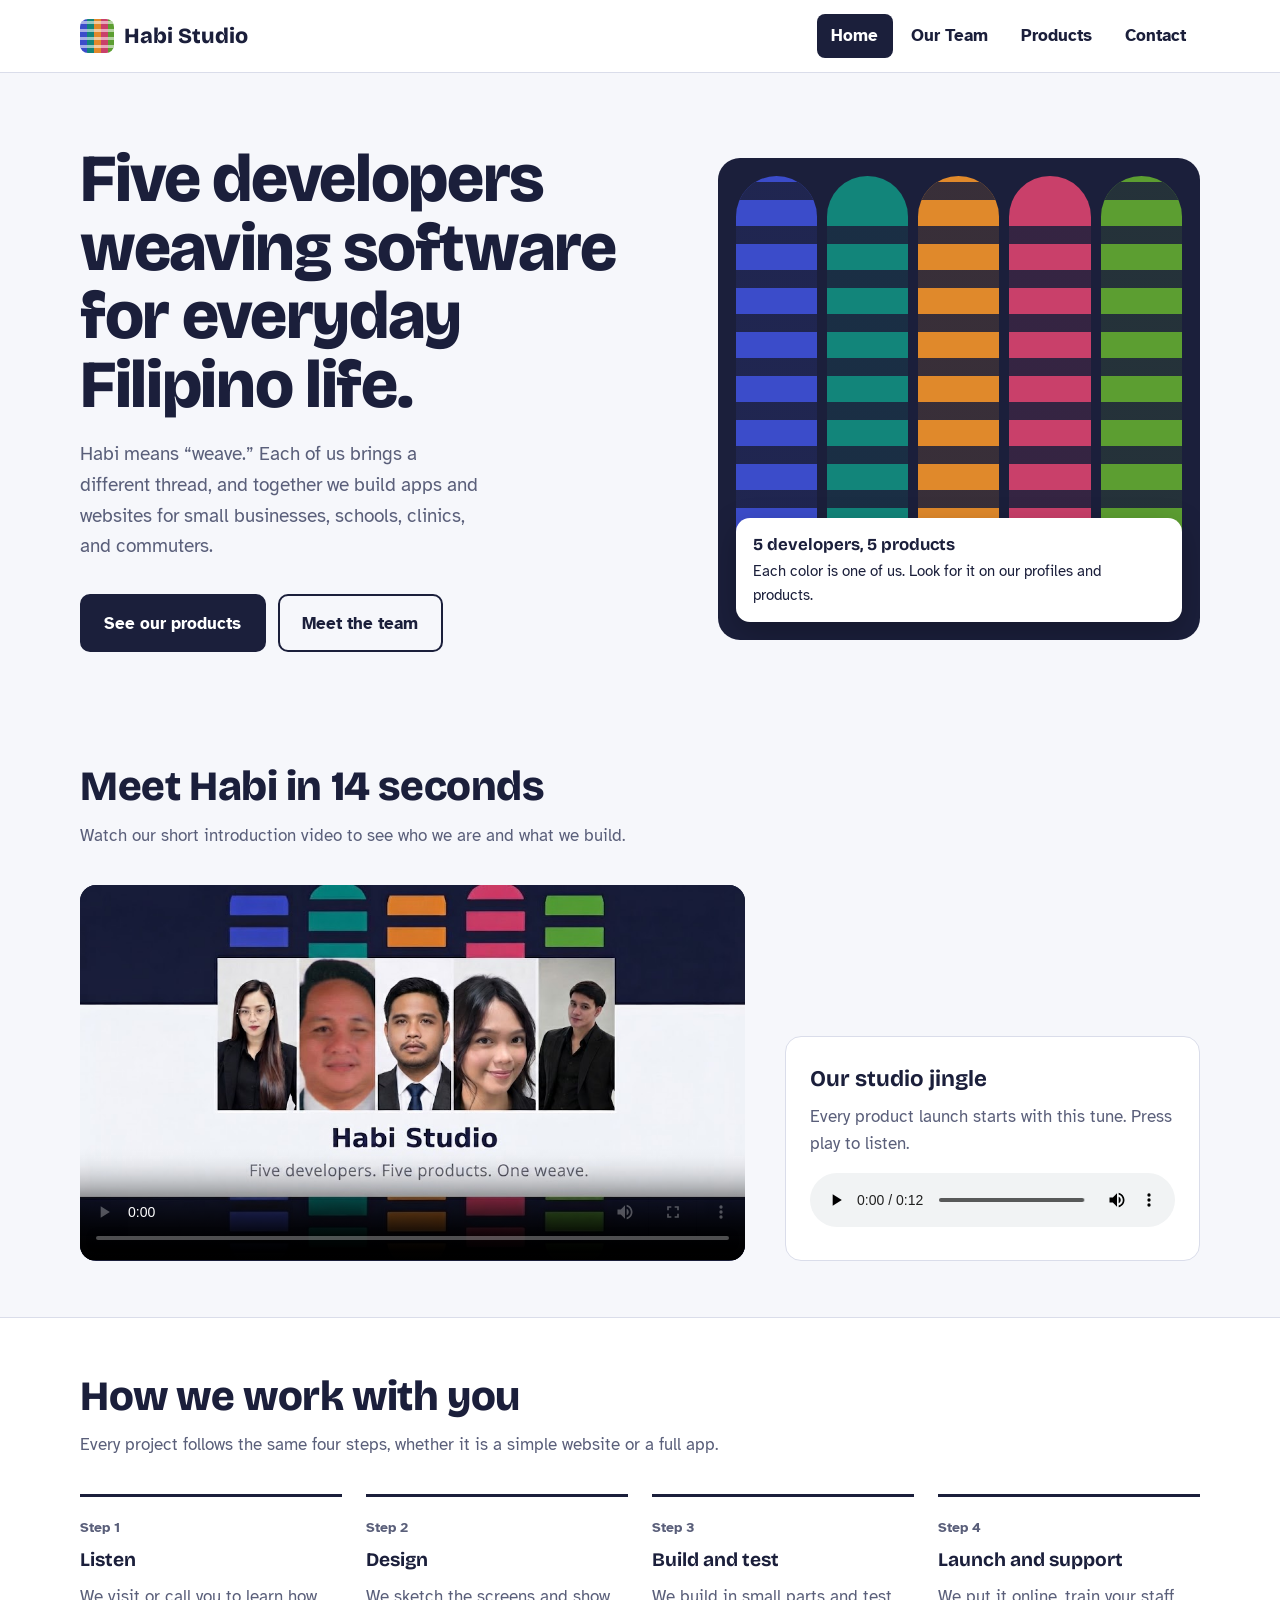
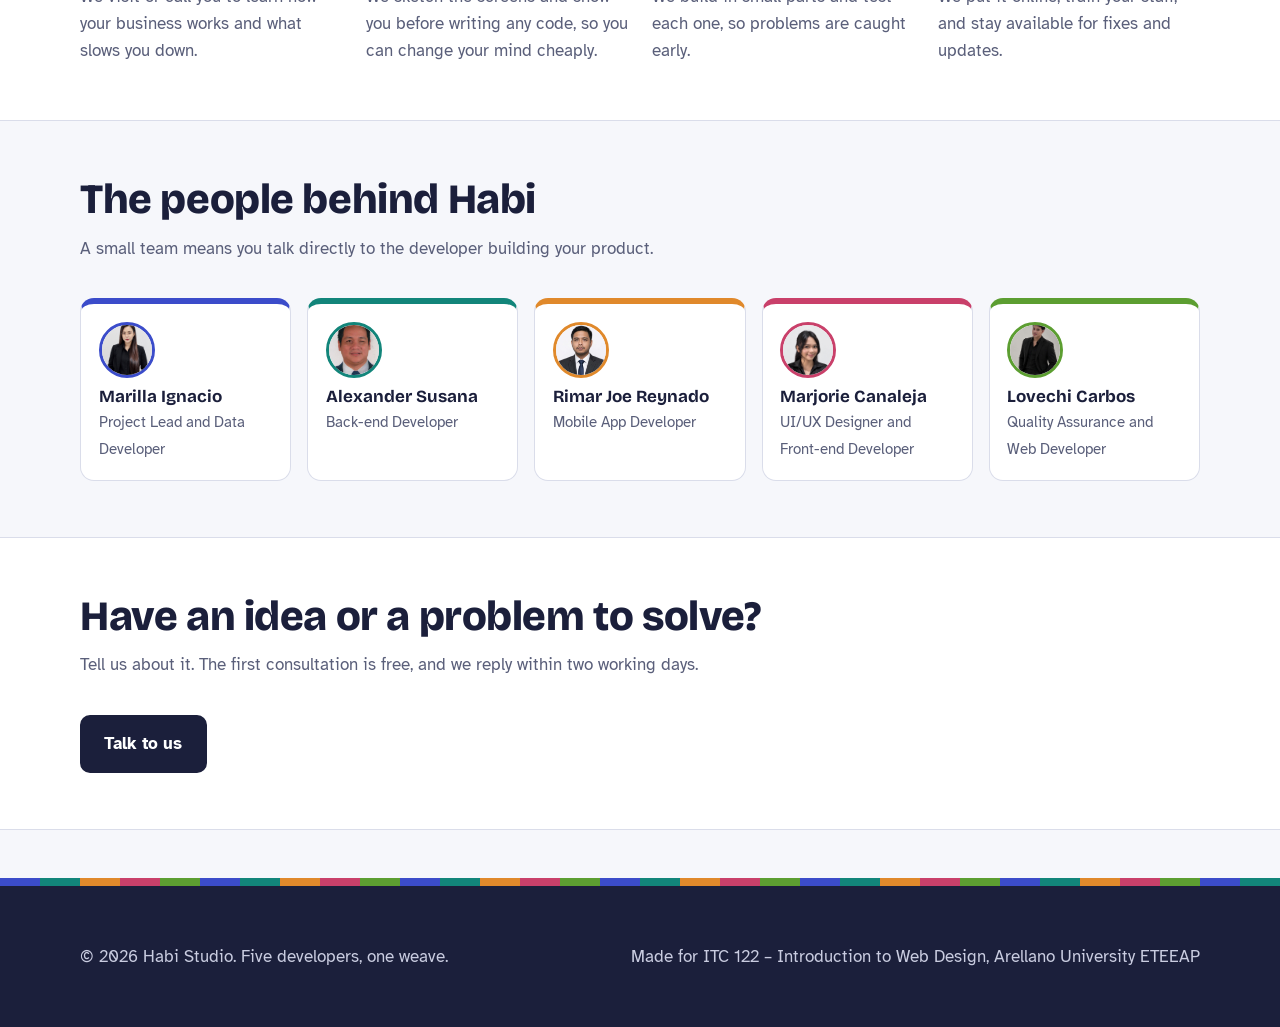
<file: index.html>
<!DOCTYPE html>
<html lang="en">
<head>
  <meta charset="UTF-8">
  <meta name="viewport" content="width=device-width, initial-scale=1">
  <title>Habi Studio | Developer Team</title>
  <meta name="description" content="Habi Studio is a team of five developers building apps and websites for Filipino businesses and schools.">
  <link rel="preconnect" href="https://fonts.googleapis.com">
  <link rel="preconnect" href="https://fonts.gstatic.com" crossorigin>
  <link href="https://fonts.googleapis.com/css2?family=Atkinson+Hyperlegible:wght@400;700&family=Bricolage+Grotesque:wght@600;800&display=swap" rel="stylesheet">
  <link rel="stylesheet" href="style.css">
</head>
<body>
  <header class="site-header">
    <div class="wrap nav">
      <a class="brand" href="index.html"><span class="brand-mark" aria-hidden="true"></span>Habi Studio</a>
      <nav aria-label="Main">
        <button class="menu-toggle" aria-expanded="false" aria-controls="main-menu">Menu</button>
        <ul class="menu" id="main-menu">
          <li><a href="index.html" aria-current="page">Home</a></li>
          <li><a href="team.html">Our Team</a></li>
          <li><a href="products.html">Products</a></li>
          <li><a href="contact.html">Contact</a></li>
        </ul>
      </nav>
    </div>
  </header>

  <main>
    <section class="hero">
      <div class="wrap hero-grid">
        <div>
          <h1>Five developers weaving software for everyday Filipino life.</h1>
          <p class="lead">Habi means &ldquo;weave.&rdquo; Each of us brings a different thread, and together we build apps and websites for small businesses, schools, clinics, and commuters.</p>
          <div class="btn-row">
            <a class="btn" href="products.html">See our products</a>
            <a class="btn ghost" href="team.html">Meet the team</a>
          </div>
        </div>
        <div class="loom" role="img" aria-label="Five colored threads woven together, one for each team member">
          <div class="thread"></div><div class="thread"></div><div class="thread"></div><div class="thread"></div><div class="thread"></div>
          <div class="loom-label"><strong>5 developers, 5 products</strong>Each color is one of us. Look for it on our profiles and products.</div>
        </div>
      </div>
    </section>

    <section class="block media-block">
      <div class="wrap media-grid">
        <div>
          <h2 class="section-title">Meet Habi in 14 seconds</h2>
          <p class="section-intro">Watch our short introduction video to see who we are and what we build.</p>
          <video controls width="640" height="360" poster="images/video-poster.jpg" preload="metadata">
            <source src="media/habi-intro.mp4" type="video/mp4">
            Your browser does not support the video tag.
          </video>
        </div>
        <div class="jingle">
          <h3>Our studio jingle</h3>
          <p>Every product launch starts with this tune. Press play to listen.</p>
          <audio controls preload="metadata">
            <source src="media/habi-jingle.mp3" type="audio/mpeg">
            Your browser does not support the audio element.
          </audio>
        </div>
      </div>
    </section>

    <section class="block alt">
      <div class="wrap">
        <h2 class="section-title">How we work with you</h2>
        <p class="section-intro">Every project follows the same four steps, whether it is a simple website or a full app.</p>
        <ol class="steps">
          <li><h3>Listen</h3><p>We visit or call you to learn how your business works and what slows you down.</p></li>
          <li><h3>Design</h3><p>We sketch the screens and show you before writing any code, so you can change your mind cheaply.</p></li>
          <li><h3>Build and test</h3><p>We build in small parts and test each one, so problems are caught early.</p></li>
          <li><h3>Launch and support</h3><p>We put it online, train your staff, and stay available for fixes and updates.</p></li>
        </ol>
      </div>
    </section>

    <section class="block">
      <div class="wrap">
        <h2 class="section-title">The people behind Habi</h2>
        <p class="section-intro">A small team means you talk directly to the developer building your product.</p>
        <div class="team-strip">
          <a class="mini" href="team.html#mi" style="--c: var(--t1)">
            <img class="avatar" src="images/team/marilla.jpg" alt="Photo of Marilla Ignacio" width="56" height="56">
            <strong>Marilla Ignacio</strong>
            <span>Project Lead and Data Developer</span>
          </a>
          <a class="mini" href="team.html#as" style="--c: var(--t2)">
            <img class="avatar" src="images/team/alexander.jpg" alt="Photo of Alexander Susana" width="56" height="56">
            <strong>Alexander Susana</strong>
            <span>Back-end Developer</span>
          </a>
          <a class="mini" href="team.html#rr" style="--c: var(--t3)">
            <img class="avatar" src="images/team/rimar.jpg" alt="Photo of Rimar Joe Reynado" width="56" height="56">
            <strong>Rimar Joe Reynado</strong>
            <span>Mobile App Developer</span>
          </a>
          <a class="mini" href="team.html#mc" style="--c: var(--t4)">
            <img class="avatar" src="images/team/marjorie.jpg" alt="Photo of Marjorie Canaleja" width="56" height="56">
            <strong>Marjorie Canaleja</strong>
            <span>UI/UX Designer and Front-end Developer</span>
          </a>
          <a class="mini" href="team.html#lc" style="--c: var(--t5)">
            <img class="avatar" src="images/team/lovechi.jpg" alt="Photo of Lovechi Carbos" width="56" height="56">
            <strong>Lovechi Carbos</strong>
            <span>Quality Assurance and Web Developer</span>
          </a>
        </div>
      </div>
    </section>

    <section class="block alt">
      <div class="wrap">
        <h2 class="section-title">Have an idea or a problem to solve?</h2>
        <p class="section-intro">Tell us about it. The first consultation is free, and we reply within two working days.</p>
        <a class="btn" href="contact.html">Talk to us</a>
      </div>
    </section>
  </main>

  <div class="weave-line" aria-hidden="true"></div>
  <footer class="site-footer">
    <div class="wrap">
      <p>&copy; <span id="year">2026</span> Habi Studio. Five developers, one weave.</p>
      <p>Made for ITC 122 &ndash; Introduction to Web Design, Arellano University ETEEAP</p>
    </div>
  </footer>
  <script src="script.js"></script>
</body>
</html>
</file>
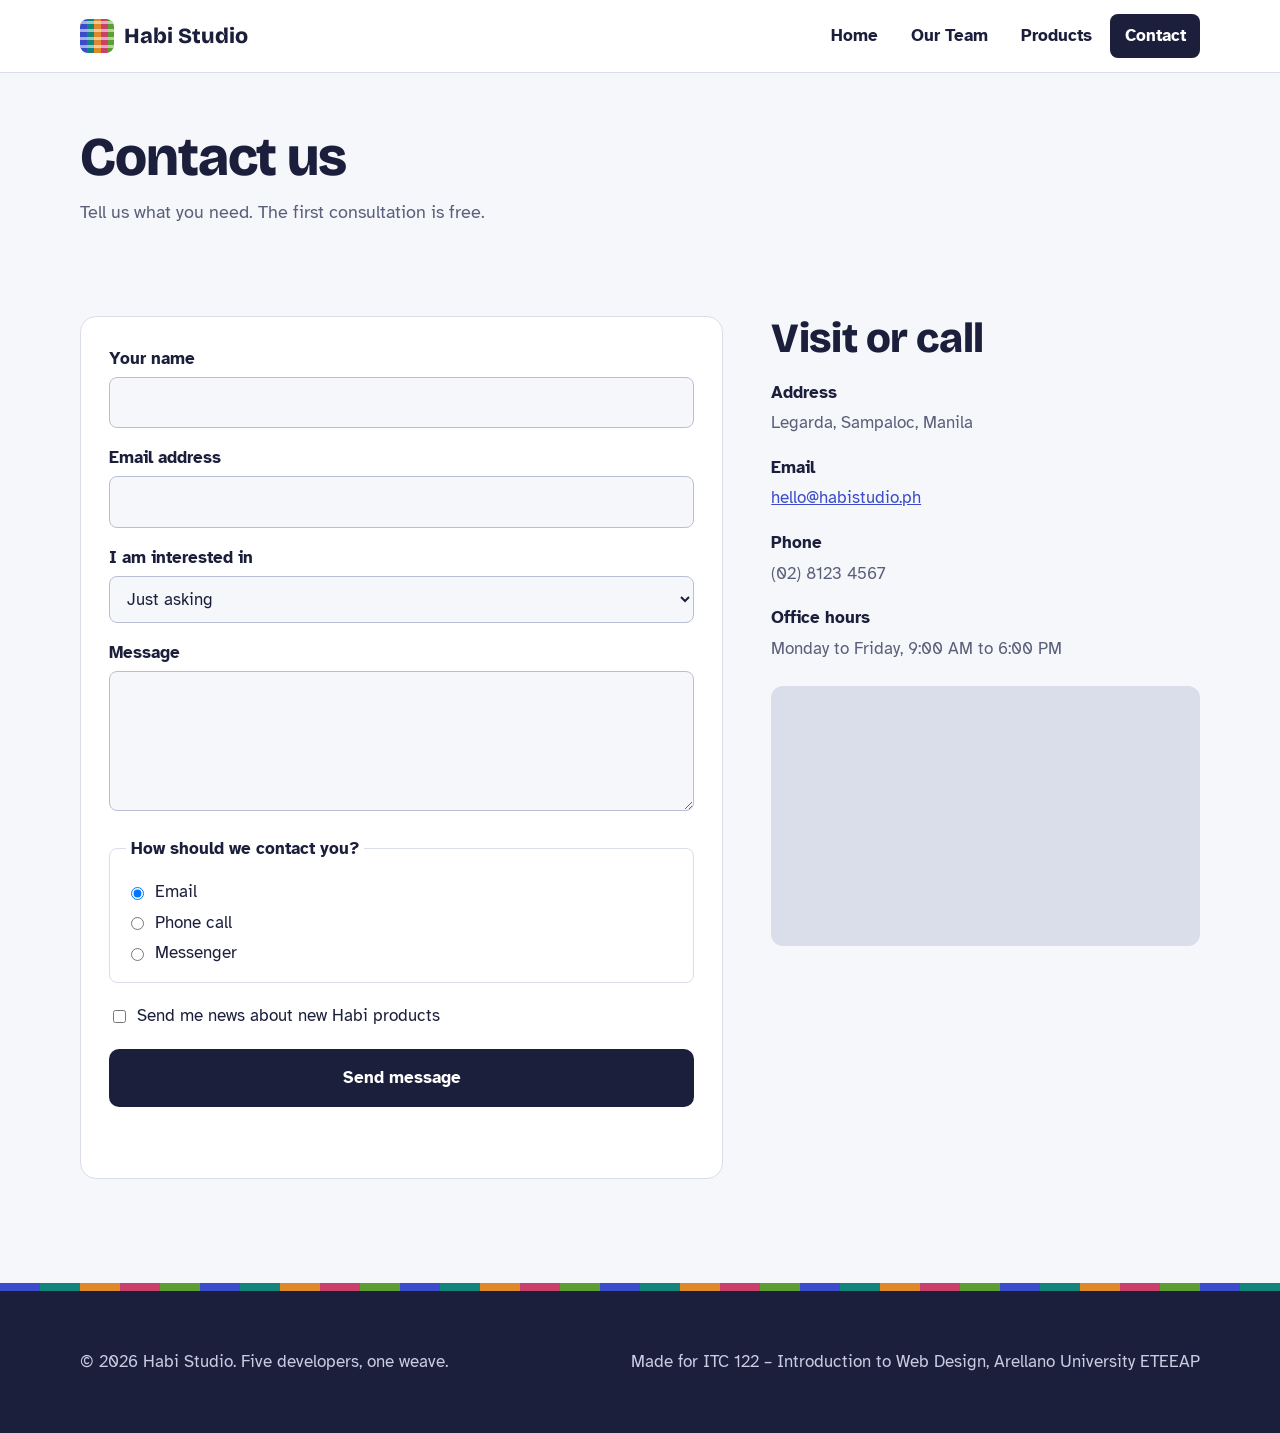
<file: contact.html>
<!DOCTYPE html>
<html lang="en">
<head>
  <meta charset="UTF-8">
  <meta name="viewport" content="width=device-width, initial-scale=1">
  <title>Contact | Habi Studio</title>
  <meta name="description" content="Contact Habi Studio for a free consultation.">
  <link rel="preconnect" href="https://fonts.googleapis.com">
  <link rel="preconnect" href="https://fonts.gstatic.com" crossorigin>
  <link href="https://fonts.googleapis.com/css2?family=Atkinson+Hyperlegible:wght@400;700&family=Bricolage+Grotesque:wght@600;800&display=swap" rel="stylesheet">
  <link rel="stylesheet" href="style.css">
</head>
<body>
  <header class="site-header">
    <div class="wrap nav">
      <a class="brand" href="index.html"><span class="brand-mark" aria-hidden="true"></span>Habi Studio</a>
      <nav aria-label="Main">
        <button class="menu-toggle" aria-expanded="false" aria-controls="main-menu">Menu</button>
        <ul class="menu" id="main-menu">
          <li><a href="index.html">Home</a></li>
          <li><a href="team.html">Our Team</a></li>
          <li><a href="products.html">Products</a></li>
          <li><a href="contact.html" aria-current="page">Contact</a></li>
        </ul>
      </nav>
    </div>
  </header>

  <main>
    <div class="page-head">
      <div class="wrap">
        <h1>Contact us</h1>
        <p>Tell us what you need. The first consultation is free.</p>
      </div>
    </div>
    <section class="block">
      <div class="wrap contact-grid">
        <form id="contact-form" action="#" method="post" novalidate>
          <div><label for="name">Your name</label><input id="name" name="name" type="text" autocomplete="name"></div>
          <div><label for="email">Email address</label><input id="email" name="email" type="email" autocomplete="email"></div>
          <div><label for="interest">I am interested in</label>
            <select id="interest" name="interest"><option>Just asking</option><option>Tala</option><option>Pila</option><option>Biyahe</option><option>Tindahan Kit</option><option>Aral</option><option>A custom project</option></select></div>
          <div><label for="message">Message</label><textarea id="message" name="message"></textarea></div>
          <fieldset>
            <legend>How should we contact you?</legend>
            <label class="choice"><input type="radio" name="contact-method" value="email" checked> Email</label>
            <label class="choice"><input type="radio" name="contact-method" value="phone"> Phone call</label>
            <label class="choice"><input type="radio" name="contact-method" value="messenger"> Messenger</label>
          </fieldset>
          <label class="choice"><input type="checkbox" name="updates" value="yes"> Send me news about new Habi products</label>
          <button class="btn" type="submit">Send message</button>
          <p class="form-note" role="status" aria-live="polite"></p>
        </form>
        <div class="info">
          <h2 class="section-title">Visit or call</h2>
          <dl>
            <dt>Address</dt><dd>Legarda, Sampaloc, Manila</dd>
            <dt>Email</dt><dd><a href="mailto:hello@habistudio.ph">hello@habistudio.ph</a></dd>
            <dt>Phone</dt><dd>(02) 8123 4567</dd>
            <dt>Office hours</dt><dd>Monday to Friday, 9:00 AM to 6:00 PM</dd>
          </dl>
          <iframe class="map" title="Map showing our location in Legarda, Sampaloc, Manila" src="https://www.google.com/maps?q=Arellano+University+Legarda+Sampaloc+Manila&amp;output=embed" width="400" height="300" loading="lazy"></iframe>
        </div>
      </div>
    </section>
  </main>

  <div class="weave-line" aria-hidden="true"></div>
  <footer class="site-footer">
    <div class="wrap">
      <p>&copy; <span id="year">2026</span> Habi Studio. Five developers, one weave.</p>
      <p>Made for ITC 122 &ndash; Introduction to Web Design, Arellano University ETEEAP</p>
    </div>
  </footer>
  <script src="script.js"></script>
</body>
</html>
</file>
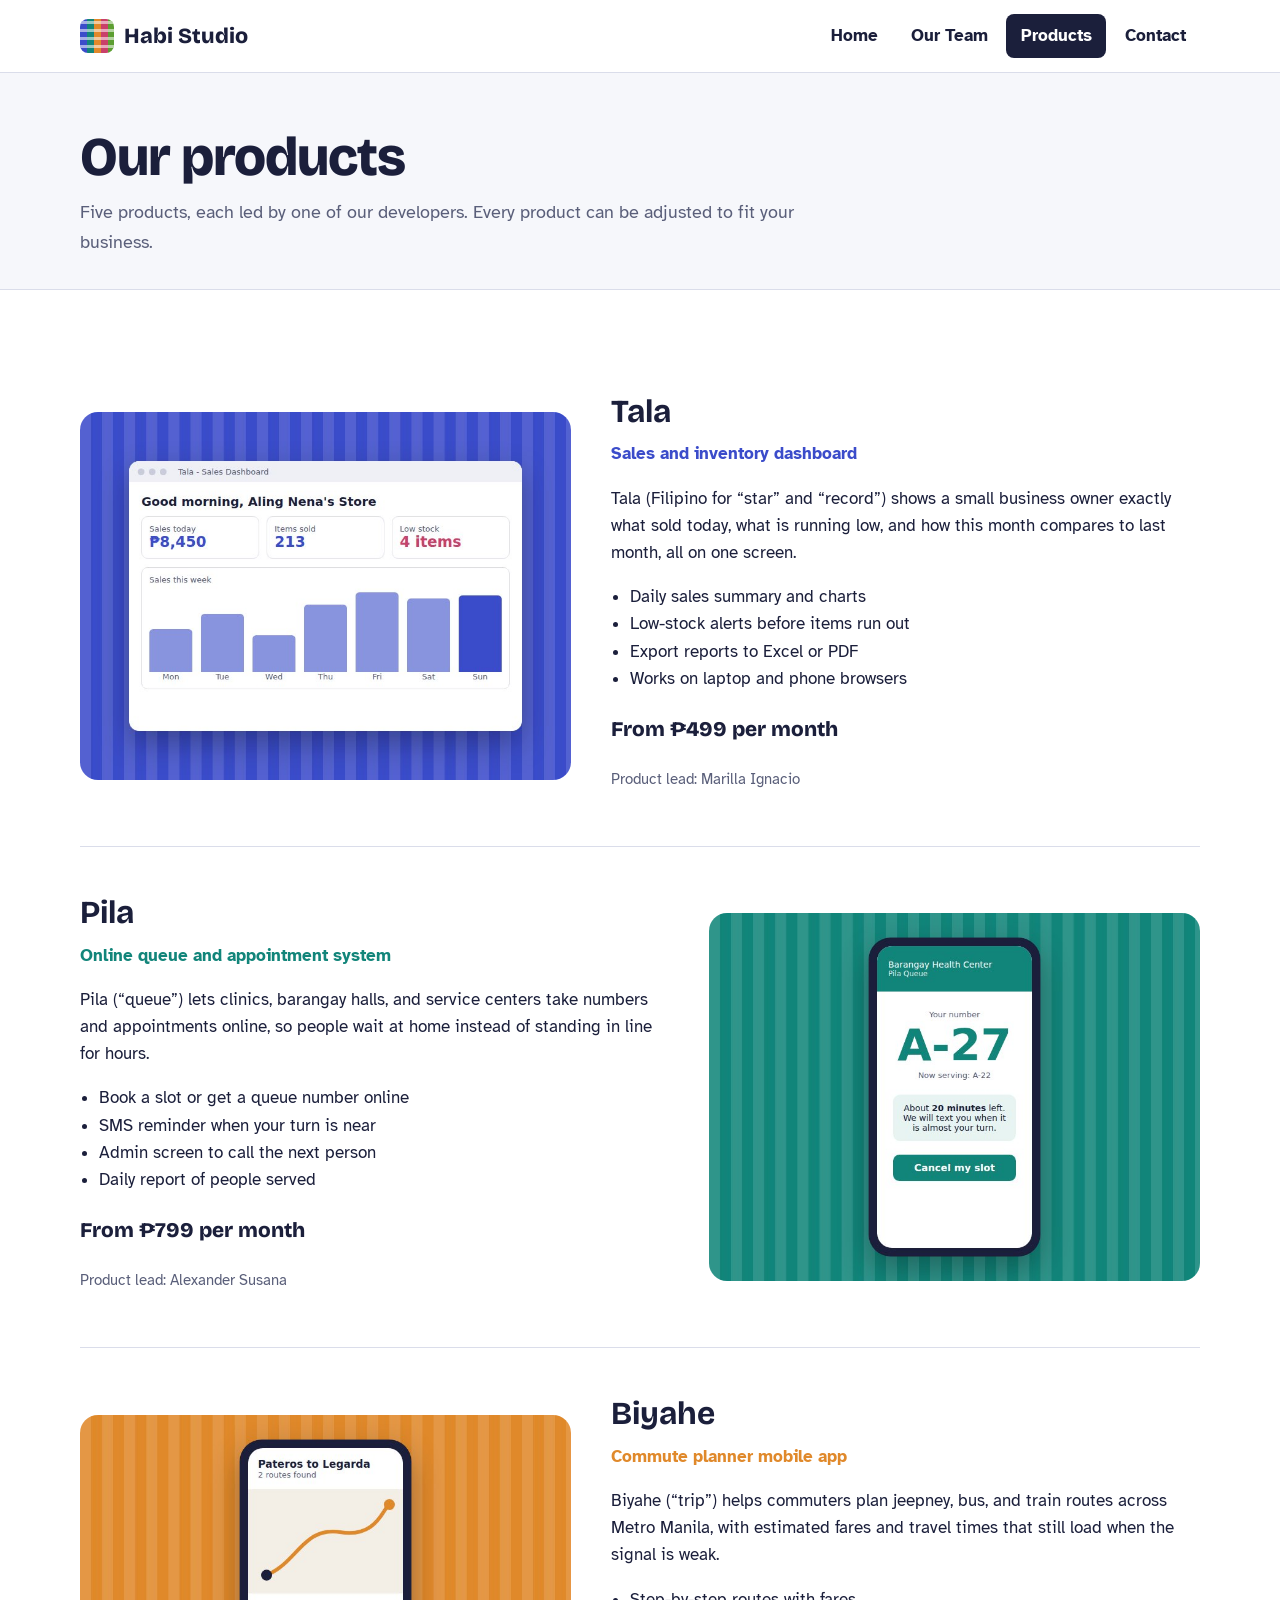
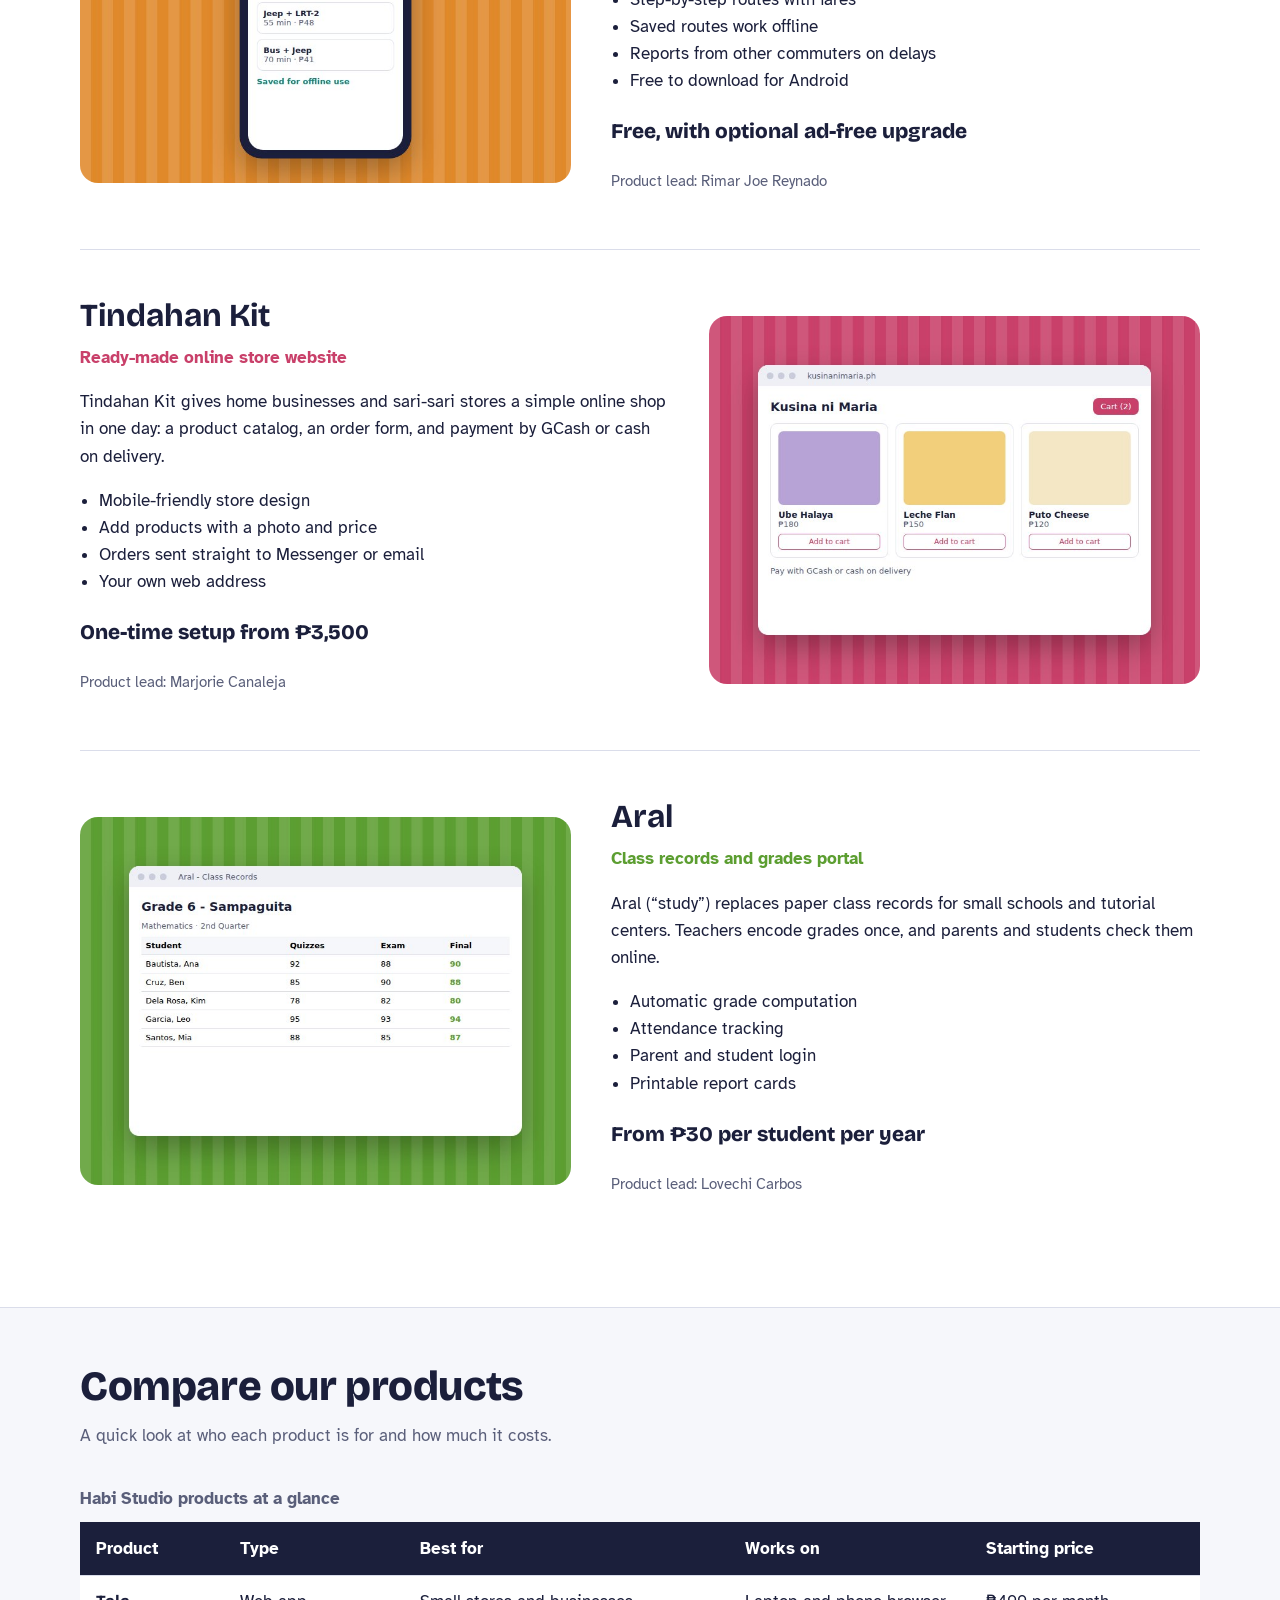
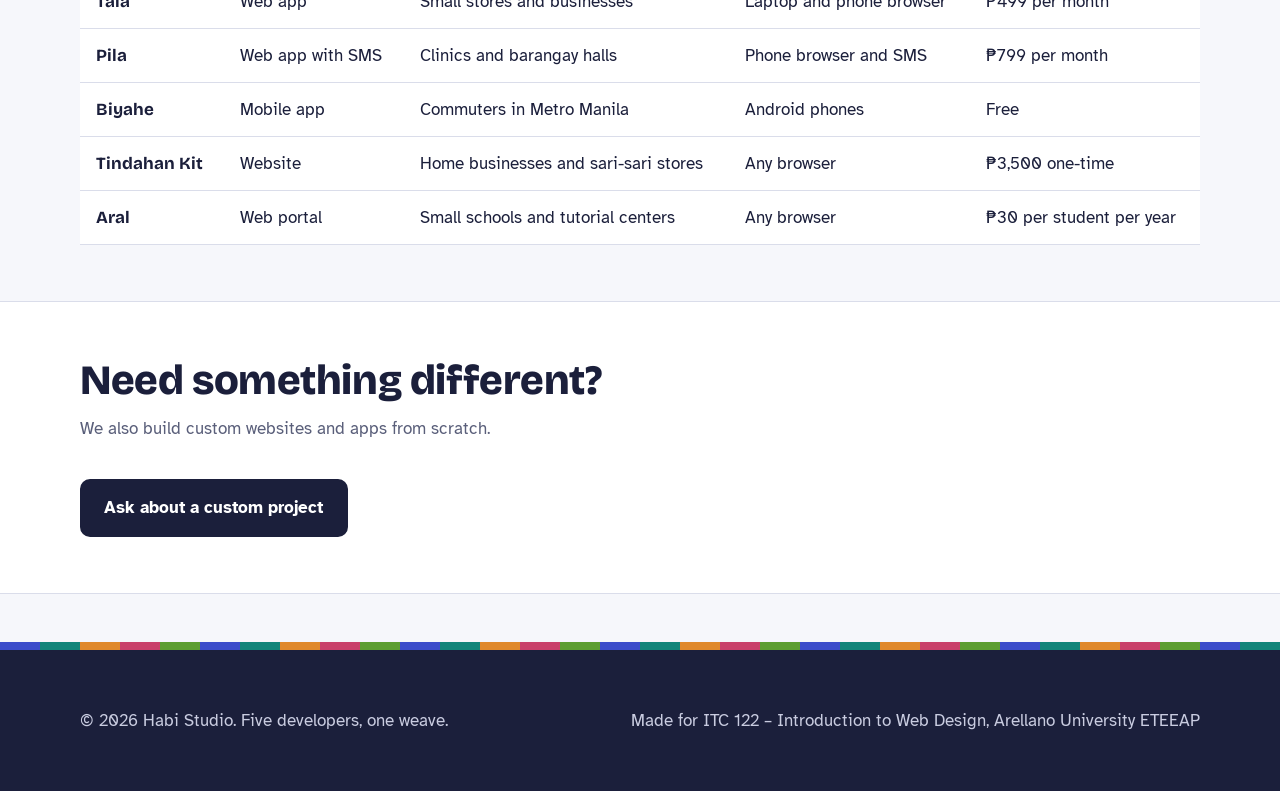
<file: products.html>
<!DOCTYPE html>
<html lang="en">
<head>
  <meta charset="UTF-8">
  <meta name="viewport" content="width=device-width, initial-scale=1">
  <title>Products | Habi Studio</title>
  <meta name="description" content="Apps and websites made by Habi Studio.">
  <link rel="preconnect" href="https://fonts.googleapis.com">
  <link rel="preconnect" href="https://fonts.gstatic.com" crossorigin>
  <link href="https://fonts.googleapis.com/css2?family=Atkinson+Hyperlegible:wght@400;700&family=Bricolage+Grotesque:wght@600;800&display=swap" rel="stylesheet">
  <link rel="stylesheet" href="style.css">
</head>
<body>
  <header class="site-header">
    <div class="wrap nav">
      <a class="brand" href="index.html"><span class="brand-mark" aria-hidden="true"></span>Habi Studio</a>
      <nav aria-label="Main">
        <button class="menu-toggle" aria-expanded="false" aria-controls="main-menu">Menu</button>
        <ul class="menu" id="main-menu">
          <li><a href="index.html">Home</a></li>
          <li><a href="team.html">Our Team</a></li>
          <li><a href="products.html" aria-current="page">Products</a></li>
          <li><a href="contact.html">Contact</a></li>
        </ul>
      </nav>
    </div>
  </header>

  <main>
    <div class="page-head">
      <div class="wrap">
        <h1>Our products</h1>
        <p>Five products, each led by one of our developers. Every product can be adjusted to fit your business.</p>
      </div>
    </div>
    <section class="block alt">
      <div class="wrap">
        <article class="product" id="tala" style="--c: var(--t1)">
          <img class="product-img" src="images/products/tala.jpg" alt="Screenshot of the Tala sales and inventory dashboard" width="800" height="600">
          <div>
            <h2>Tala</h2>
            <p class="tagline">Sales and inventory dashboard</p>
            <p>Tala (Filipino for &ldquo;star&rdquo; and &ldquo;record&rdquo;) shows a small business owner exactly what sold today, what is running low, and how this month compares to last month, all on one screen.</p>
            <ul><li>Daily sales summary and charts</li><li>Low-stock alerts before items run out</li><li>Export reports to Excel or PDF</li><li>Works on laptop and phone browsers</li></ul>
            <p class="price">From &#8369;499 per month</p>
            <p class="meta">Product lead: Marilla Ignacio</p>
          </div>
        </article>
        <article class="product" id="pila" style="--c: var(--t2)">
          <img class="product-img" src="images/products/pila.jpg" alt="Screenshot of the Pila online queue and appointment system" width="800" height="600">
          <div>
            <h2>Pila</h2>
            <p class="tagline">Online queue and appointment system</p>
            <p>Pila (&ldquo;queue&rdquo;) lets clinics, barangay halls, and service centers take numbers and appointments online, so people wait at home instead of standing in line for hours.</p>
            <ul><li>Book a slot or get a queue number online</li><li>SMS reminder when your turn is near</li><li>Admin screen to call the next person</li><li>Daily report of people served</li></ul>
            <p class="price">From &#8369;799 per month</p>
            <p class="meta">Product lead: Alexander Susana</p>
          </div>
        </article>
        <article class="product" id="biyahe" style="--c: var(--t3)">
          <img class="product-img" src="images/products/biyahe.jpg" alt="Screenshot of the Biyahe commute planner mobile app" width="800" height="600">
          <div>
            <h2>Biyahe</h2>
            <p class="tagline">Commute planner mobile app</p>
            <p>Biyahe (&ldquo;trip&rdquo;) helps commuters plan jeepney, bus, and train routes across Metro Manila, with estimated fares and travel times that still load when the signal is weak.</p>
            <ul><li>Step-by-step routes with fares</li><li>Saved routes work offline</li><li>Reports from other commuters on delays</li><li>Free to download for Android</li></ul>
            <p class="price">Free, with optional ad-free upgrade</p>
            <p class="meta">Product lead: Rimar Joe Reynado</p>
          </div>
        </article>
        <article class="product" id="tindahan" style="--c: var(--t4)">
          <img class="product-img" src="images/products/tindahan.jpg" alt="Screenshot of the Tindahan Kit ready-made online store website" width="800" height="600">
          <div>
            <h2>Tindahan Kit</h2>
            <p class="tagline">Ready-made online store website</p>
            <p>Tindahan Kit gives home businesses and sari-sari stores a simple online shop in one day: a product catalog, an order form, and payment by GCash or cash on delivery.</p>
            <ul><li>Mobile-friendly store design</li><li>Add products with a photo and price</li><li>Orders sent straight to Messenger or email</li><li>Your own web address</li></ul>
            <p class="price">One-time setup from &#8369;3,500</p>
            <p class="meta">Product lead: Marjorie Canaleja</p>
          </div>
        </article>
        <article class="product" id="aral" style="--c: var(--t5)">
          <img class="product-img" src="images/products/aral.jpg" alt="Screenshot of the Aral class records and grades portal" width="800" height="600">
          <div>
            <h2>Aral</h2>
            <p class="tagline">Class records and grades portal</p>
            <p>Aral (&ldquo;study&rdquo;) replaces paper class records for small schools and tutorial centers. Teachers encode grades once, and parents and students check them online.</p>
            <ul><li>Automatic grade computation</li><li>Attendance tracking</li><li>Parent and student login</li><li>Printable report cards</li></ul>
            <p class="price">From &#8369;30 per student per year</p>
            <p class="meta">Product lead: Lovechi Carbos</p>
          </div>
        </article>
      </div>
    </section>
    <section class="block">
      <div class="wrap">
        <h2 class="section-title">Compare our products</h2>
        <p class="section-intro">A quick look at who each product is for and how much it costs.</p>
        <div class="table-wrap">
          <table class="compare">
            <caption>Habi Studio products at a glance</caption>
            <thead>
              <tr><th scope="col">Product</th><th scope="col">Type</th><th scope="col">Best for</th><th scope="col">Works on</th><th scope="col">Starting price</th></tr>
            </thead>
            <tbody>
              <tr><th scope="row">Tala</th><td>Web app</td><td>Small stores and businesses</td><td>Laptop and phone browser</td><td>&#8369;499 per month</td></tr>
              <tr><th scope="row">Pila</th><td>Web app with SMS</td><td>Clinics and barangay halls</td><td>Phone browser and SMS</td><td>&#8369;799 per month</td></tr>
              <tr><th scope="row">Biyahe</th><td>Mobile app</td><td>Commuters in Metro Manila</td><td>Android phones</td><td>Free</td></tr>
              <tr><th scope="row">Tindahan Kit</th><td>Website</td><td>Home businesses and sari-sari stores</td><td>Any browser</td><td>&#8369;3,500 one-time</td></tr>
              <tr><th scope="row">Aral</th><td>Web portal</td><td>Small schools and tutorial centers</td><td>Any browser</td><td>&#8369;30 per student per year</td></tr>
            </tbody>
          </table>
        </div>
      </div>
    </section>

    <section class="block alt">
      <div class="wrap">
        <h2 class="section-title">Need something different?</h2>
        <p class="section-intro">We also build custom websites and apps from scratch.</p>
        <a class="btn" href="contact.html">Ask about a custom project</a>
      </div>
    </section>
  </main>

  <div class="weave-line" aria-hidden="true"></div>
  <footer class="site-footer">
    <div class="wrap">
      <p>&copy; <span id="year">2026</span> Habi Studio. Five developers, one weave.</p>
      <p>Made for ITC 122 &ndash; Introduction to Web Design, Arellano University ETEEAP</p>
    </div>
  </footer>
  <script src="script.js"></script>
</body>
</html>
</file>
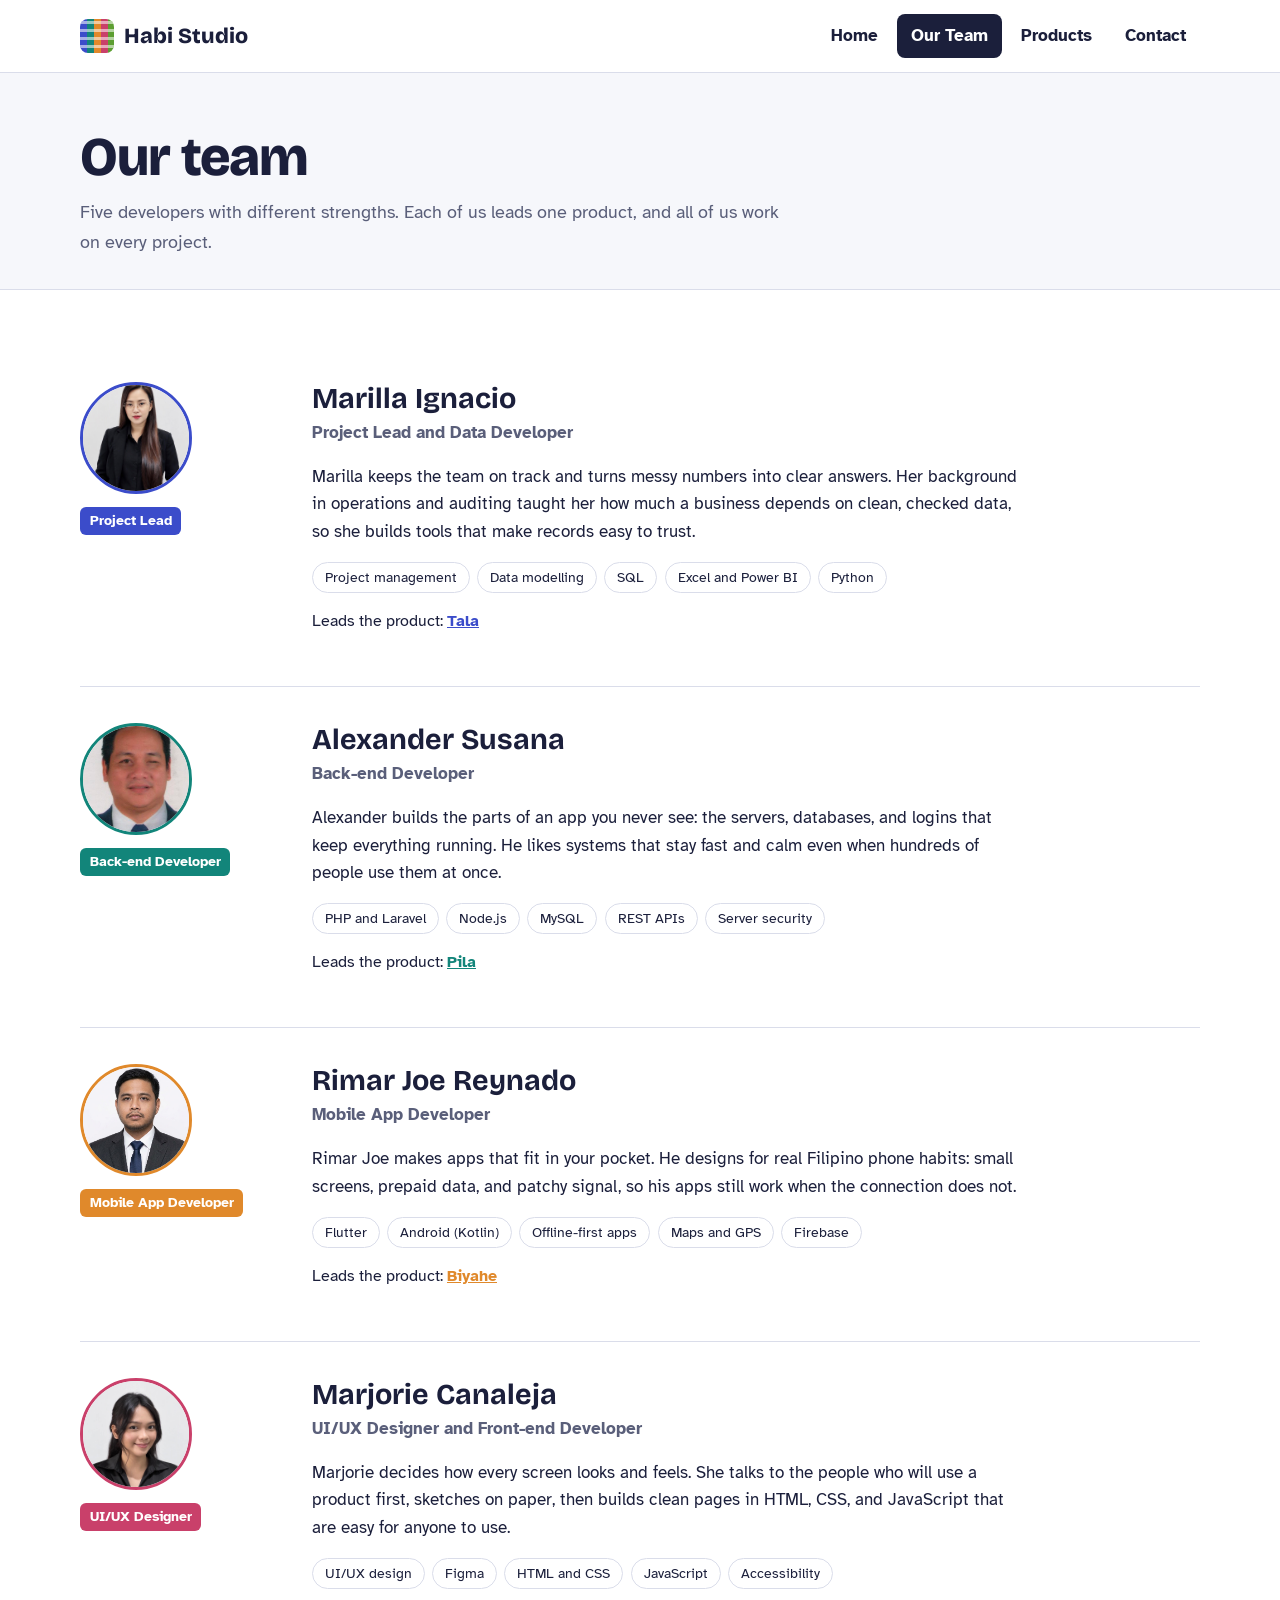
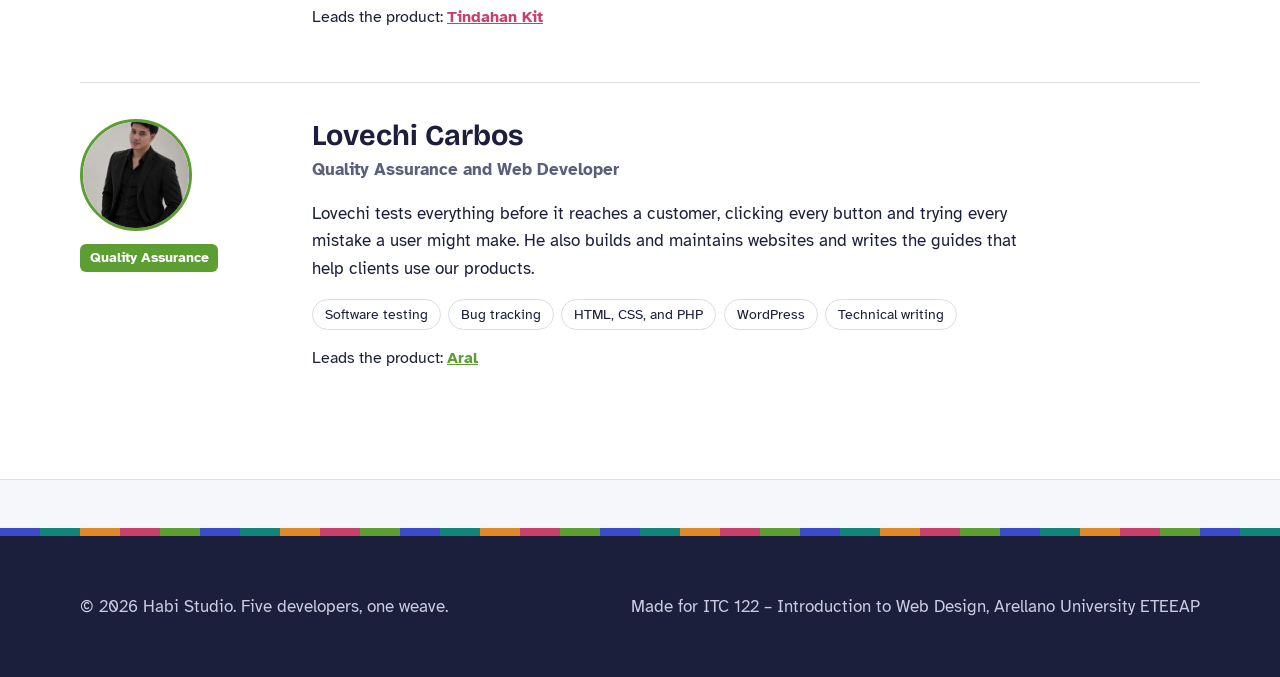
<file: team.html>
<!DOCTYPE html>
<html lang="en">
<head>
  <meta charset="UTF-8">
  <meta name="viewport" content="width=device-width, initial-scale=1">
  <title>Our Team | Habi Studio</title>
  <meta name="description" content="Meet the five developers of Habi Studio.">
  <link rel="preconnect" href="https://fonts.googleapis.com">
  <link rel="preconnect" href="https://fonts.gstatic.com" crossorigin>
  <link href="https://fonts.googleapis.com/css2?family=Atkinson+Hyperlegible:wght@400;700&family=Bricolage+Grotesque:wght@600;800&display=swap" rel="stylesheet">
  <link rel="stylesheet" href="style.css">
</head>
<body>
  <header class="site-header">
    <div class="wrap nav">
      <a class="brand" href="index.html"><span class="brand-mark" aria-hidden="true"></span>Habi Studio</a>
      <nav aria-label="Main">
        <button class="menu-toggle" aria-expanded="false" aria-controls="main-menu">Menu</button>
        <ul class="menu" id="main-menu">
          <li><a href="index.html">Home</a></li>
          <li><a href="team.html" aria-current="page">Our Team</a></li>
          <li><a href="products.html">Products</a></li>
          <li><a href="contact.html">Contact</a></li>
        </ul>
      </nav>
    </div>
  </header>

  <main>
    <div class="page-head">
      <div class="wrap">
        <h1>Our team</h1>
        <p>Five developers with different strengths. Each of us leads one product, and all of us work on every project.</p>
      </div>
    </div>
    <section class="block alt">
      <div class="wrap">
        <article class="profile" id="mi" style="--c: var(--t1)">
          <div class="profile-side">
            <img class="avatar big" src="images/team/marilla.jpg" alt="Photo of Marilla Ignacio" width="112" height="112">
            <span class="role-tag">Project Lead</span>
          </div>
          <div>
            <h2>Marilla Ignacio</h2>
            <p class="title">Project Lead and Data Developer</p>
            <p>Marilla keeps the team on track and turns messy numbers into clear answers. Her background in operations and auditing taught her how much a business depends on clean, checked data, so she builds tools that make records easy to trust.</p>
            <ul class="skills" aria-label="Skills">
              <li>Project management</li><li>Data modelling</li><li>SQL</li><li>Excel and Power BI</li><li>Python</li>
            </ul>
            <p class="leads">Leads the product: <a href="products.html#tala">Tala</a></p>
          </div>
        </article>
        <article class="profile" id="as" style="--c: var(--t2)">
          <div class="profile-side">
            <img class="avatar big" src="images/team/alexander.jpg" alt="Photo of Alexander Susana" width="112" height="112">
            <span class="role-tag">Back-end Developer</span>
          </div>
          <div>
            <h2>Alexander Susana</h2>
            <p class="title">Back-end Developer</p>
            <p>Alexander builds the parts of an app you never see: the servers, databases, and logins that keep everything running. He likes systems that stay fast and calm even when hundreds of people use them at once.</p>
            <ul class="skills" aria-label="Skills">
              <li>PHP and Laravel</li><li>Node.js</li><li>MySQL</li><li>REST APIs</li><li>Server security</li>
            </ul>
            <p class="leads">Leads the product: <a href="products.html#pila">Pila</a></p>
          </div>
        </article>
        <article class="profile" id="rr" style="--c: var(--t3)">
          <div class="profile-side">
            <img class="avatar big" src="images/team/rimar.jpg" alt="Photo of Rimar Joe Reynado" width="112" height="112">
            <span class="role-tag">Mobile App Developer</span>
          </div>
          <div>
            <h2>Rimar Joe Reynado</h2>
            <p class="title">Mobile App Developer</p>
            <p>Rimar Joe makes apps that fit in your pocket. He designs for real Filipino phone habits: small screens, prepaid data, and patchy signal, so his apps still work when the connection does not.</p>
            <ul class="skills" aria-label="Skills">
              <li>Flutter</li><li>Android (Kotlin)</li><li>Offline-first apps</li><li>Maps and GPS</li><li>Firebase</li>
            </ul>
            <p class="leads">Leads the product: <a href="products.html#biyahe">Biyahe</a></p>
          </div>
        </article>
        <article class="profile" id="mc" style="--c: var(--t4)">
          <div class="profile-side">
            <img class="avatar big" src="images/team/marjorie.jpg" alt="Photo of Marjorie Canaleja" width="112" height="112">
            <span class="role-tag">UI/UX Designer</span>
          </div>
          <div>
            <h2>Marjorie Canaleja</h2>
            <p class="title">UI/UX Designer and Front-end Developer</p>
            <p>Marjorie decides how every screen looks and feels. She talks to the people who will use a product first, sketches on paper, then builds clean pages in HTML, CSS, and JavaScript that are easy for anyone to use.</p>
            <ul class="skills" aria-label="Skills">
              <li>UI/UX design</li><li>Figma</li><li>HTML and CSS</li><li>JavaScript</li><li>Accessibility</li>
            </ul>
            <p class="leads">Leads the product: <a href="products.html#tindahan">Tindahan Kit</a></p>
          </div>
        </article>
        <article class="profile" id="lc" style="--c: var(--t5)">
          <div class="profile-side">
            <img class="avatar big" src="images/team/lovechi.jpg" alt="Photo of Lovechi Carbos" width="112" height="112">
            <span class="role-tag">Quality Assurance</span>
          </div>
          <div>
            <h2>Lovechi Carbos</h2>
            <p class="title">Quality Assurance and Web Developer</p>
            <p>Lovechi tests everything before it reaches a customer, clicking every button and trying every mistake a user might make. He also builds and maintains websites and writes the guides that help clients use our products.</p>
            <ul class="skills" aria-label="Skills">
              <li>Software testing</li><li>Bug tracking</li><li>HTML, CSS, and PHP</li><li>WordPress</li><li>Technical writing</li>
            </ul>
            <p class="leads">Leads the product: <a href="products.html#aral">Aral</a></p>
          </div>
        </article>
      </div>
    </section>
  </main>

  <div class="weave-line" aria-hidden="true"></div>
  <footer class="site-footer">
    <div class="wrap">
      <p>&copy; <span id="year">2026</span> Habi Studio. Five developers, one weave.</p>
      <p>Made for ITC 122 &ndash; Introduction to Web Design, Arellano University ETEEAP</p>
    </div>
  </footer>
  <script src="script.js"></script>
</body>
</html>
</file>
<file: style.css>
/* Habi Studio - shared stylesheet */
:root {
  --ink: #1B1F3B;
  --paper: #F6F7FB;
  --white: #FFFFFF;
  --muted: #5A5F7A;
  --line: #DADDEA;
  /* five thread colors, one for each developer */
  --t1: #3B4CCA; /* Marilla  - indigo */
  --t2: #12857A; /* Alexander - teal */
  --t3: #E0892B; /* Rimar - mango */
  --t4: #C9406A; /* Marjorie - rose */
  --t5: #5C9E31; /* Lovechi - leaf */
  --head: "Bricolage Grotesque", "Segoe UI", Arial, sans-serif;
  --body: "Atkinson Hyperlegible", "Segoe UI", Arial, sans-serif;
}
* { box-sizing: border-box; }
html { scroll-behavior: smooth; }
body {
  margin: 0;
  font-family: var(--body);
  font-size: 1.0625rem;
  line-height: 1.6;
  color: var(--ink);
  background: var(--paper);
}
img { max-width: 100%; display: block; }
a { color: var(--t1); }
a:focus-visible, button:focus-visible, input:focus-visible,
textarea:focus-visible, select:focus-visible {
  outline: 3px solid var(--t3);
  outline-offset: 2px;
}
.wrap { width: min(1120px, 100% - 2.5rem); margin-inline: auto; }

/* ---------- Header and navigation ---------- */
.site-header {
  background: var(--white);
  border-bottom: 1px solid var(--line);
  position: sticky; top: 0; z-index: 10;
}
.nav { display: flex; align-items: center; justify-content: space-between; min-height: 72px; }
.brand {
  display: flex; align-items: center; gap: .6rem;
  font-family: var(--head); font-weight: 800; font-size: 1.35rem;
  color: var(--ink); text-decoration: none;
}
.brand-mark {
  width: 34px; height: 34px; border-radius: 8px;
  background:
    repeating-linear-gradient(90deg, var(--t1) 0 7px, var(--t2) 7px 14px, var(--t3) 14px 21px, var(--t4) 21px 28px, var(--t5) 28px 35px);
  position: relative; overflow: hidden;
}
.brand-mark::after {
  content: ""; position: absolute; inset: 0;
  background: repeating-linear-gradient(0deg, transparent 0 5px, rgba(255,255,255,.55) 5px 8px);
}
.menu { display: flex; gap: .25rem; list-style: none; margin: 0; padding: 0; }
.menu a {
  display: block; padding: .5rem .9rem; border-radius: 8px;
  color: var(--ink); text-decoration: none; font-weight: 700;
}
.menu a:hover { background: var(--paper); }
.menu a[aria-current="page"] { background: var(--ink); color: var(--white); }
.menu-toggle {
  display: none; border: 1px solid var(--line); background: var(--white);
  border-radius: 8px; padding: .45rem .8rem; font: inherit; font-weight: 700; cursor: pointer;
}

/* ---------- Hero (home page) ---------- */
.hero { padding: 4.5rem 0 3.5rem; }
.hero-grid { display: grid; grid-template-columns: 1.1fr .9fr; gap: 3rem; align-items: center; }
.hero h1 {
  font-family: var(--head); font-weight: 800;
  font-size: clamp(2.4rem, 5.5vw, 4.2rem); line-height: 1.02;
  letter-spacing: -0.02em; margin: 0 0 1.25rem;
}
.hero p.lead { font-size: 1.2rem; color: var(--muted); max-width: 34ch; margin: 0 0 2rem; }
.btn {
  display: inline-block; padding: .85rem 1.4rem; border-radius: 10px;
  background: var(--ink); color: var(--white); text-decoration: none;
  font-weight: 700; border: 2px solid var(--ink); cursor: pointer; font: inherit; font-weight: 700;
}
.btn:hover { background: var(--t1); border-color: var(--t1); }
.btn.ghost { background: transparent; color: var(--ink); }
.btn.ghost:hover { background: var(--ink); color: var(--white); }
.btn-row { display: flex; gap: .75rem; flex-wrap: wrap; }

/* The woven loom: five vertical threads crossed by horizontal rows */
.loom {
  aspect-ratio: 1 / 1; border-radius: 22px; overflow: hidden;
  display: grid; grid-template-columns: repeat(5, 1fr);
  background: var(--ink); padding: 18px; gap: 10px; position: relative;
}
.thread { border-radius: 999px; position: relative; overflow: hidden; }
.thread:nth-child(1) { background: var(--t1); }
.thread:nth-child(2) { background: var(--t2); }
.thread:nth-child(3) { background: var(--t3); }
.thread:nth-child(4) { background: var(--t4); }
.thread:nth-child(5) { background: var(--t5); }
.thread::after {
  content: ""; position: absolute; inset: 0;
  background: repeating-linear-gradient(0deg, transparent 0 26px, rgba(27,31,59,.85) 26px 44px);
}
.thread:nth-child(even)::after { background-position: 0 22px; transform: translateY(22px); }
.loom-label {
  position: absolute; left: 18px; right: 18px; bottom: 18px;
  background: var(--white); border-radius: 14px; padding: .9rem 1.1rem;
  font-size: .95rem; box-shadow: 0 10px 30px rgba(0,0,0,.25);
}
.loom-label strong { font-family: var(--head); font-size: 1.05rem; display: block; }

/* ---------- Sections ---------- */
section.block { padding: 3.5rem 0; }
section.block.alt { background: var(--white); border-block: 1px solid var(--line); }
.section-title {
  font-family: var(--head); font-weight: 800; font-size: clamp(1.8rem, 3.5vw, 2.6rem);
  line-height: 1.1; margin: 0 0 .75rem; letter-spacing: -0.01em;
}
.section-intro { color: var(--muted); max-width: 60ch; margin: 0 0 2.25rem; }

.page-head { padding: 3.5rem 0 2rem; }
.page-head h1 {
  font-family: var(--head); font-weight: 800; font-size: clamp(2.2rem, 5vw, 3.4rem);
  line-height: 1.05; margin: 0 0 .75rem; letter-spacing: -0.02em;
}
.page-head p { color: var(--muted); max-width: 60ch; margin: 0; font-size: 1.15rem; }

/* What we do: a real sequence, so numbered steps are fine */
.steps { display: grid; grid-template-columns: repeat(4, 1fr); gap: 1.5rem; list-style: none; padding: 0; margin: 0; counter-reset: step; }
.steps li { counter-increment: step; border-top: 3px solid var(--ink); padding-top: 1rem; }
.steps li::before { content: "Step " counter(step); font-weight: 700; color: var(--muted); font-size: .9rem; }
.steps h3 { font-family: var(--head); margin: .3rem 0 .4rem; font-size: 1.2rem; }
.steps p { margin: 0; color: var(--muted); }

/* Team strip on home page */
.team-strip { display: grid; grid-template-columns: repeat(5, 1fr); gap: 1rem; }
.mini {
  text-decoration: none; color: var(--ink); background: var(--white);
  border: 1px solid var(--line); border-radius: 14px; padding: 1.1rem;
  border-top: 6px solid var(--c);
}
.mini:hover { border-color: var(--c); }
.mini strong { display: block; font-family: var(--head); line-height: 1.2; margin-top: .6rem; }
.mini span { color: var(--muted); font-size: .92rem; }

/* Avatar: initials on the member's thread color (replace with a photo if you like) */
.avatar {
  width: 56px; height: 56px; border-radius: 50%;
  display: grid; place-items: center; color: var(--white);
  background: var(--c); font-family: var(--head); font-weight: 800; font-size: 1.2rem;
}
.avatar.big { width: 112px; height: 112px; font-size: 2.3rem; }

/* ---------- Team page ---------- */
.profile {
  display: grid; grid-template-columns: 200px 1fr; gap: 2rem;
  padding: 2.25rem 0; border-top: 1px solid var(--line);
}
.profile:first-of-type { border-top: 0; }
.profile-side { display: flex; flex-direction: column; gap: .8rem; }
.role-tag {
  display: inline-block; align-self: flex-start; padding: .2rem .6rem; border-radius: 6px;
  background: var(--c); color: var(--white); font-weight: 700; font-size: .85rem;
}
.profile h2 { font-family: var(--head); font-size: 1.8rem; margin: 0 0 .25rem; line-height: 1.15; }
.profile .title { color: var(--muted); margin: 0 0 1rem; font-weight: 700; }
.profile p { max-width: 65ch; }
.skills { display: flex; flex-wrap: wrap; gap: .45rem; list-style: none; padding: 0; margin: 1rem 0 0; }
.skills li { border: 1px solid var(--line); background: var(--white); border-radius: 999px; padding: .2rem .75rem; font-size: .9rem; }
.leads { margin-top: 1rem; font-size: .98rem; }
.leads a { font-weight: 700; color: var(--c); }

/* ---------- Products page ---------- */
.product {
  display: grid; grid-template-columns: 1fr 1.2fr; gap: 2.5rem; align-items: center;
  padding: 2.5rem 0; border-top: 1px solid var(--line);
}
.product:first-of-type { border-top: 0; }
.product:nth-of-type(even) { grid-template-columns: 1.2fr 1fr; }
.product:nth-of-type(even) .product-visual { order: 2; }
.product-visual {
  aspect-ratio: 4 / 3; border-radius: 18px; background: var(--c);
  padding: 1.5rem; display: flex; align-items: flex-end; position: relative; overflow: hidden;
}
.product-visual::before {
  content: ""; position: absolute; inset: 0;
  background: repeating-linear-gradient(90deg, rgba(255,255,255,.12) 0 14px, transparent 14px 28px);
}
.screen {
  position: relative; width: 100%; background: var(--white); border-radius: 12px; padding: 1rem;
  box-shadow: 0 14px 34px rgba(0,0,0,.25);
}
.screen .bar { height: 10px; border-radius: 5px; background: var(--line); margin-bottom: .5rem; }
.screen .bar.c { background: var(--c); width: 45%; }
.screen .bar.s { width: 70%; }
.screen .bar.xs { width: 30%; }
.product h2 { font-family: var(--head); font-size: 2rem; margin: 0 0 .2rem; }
.product .tagline { font-weight: 700; color: var(--c); margin: 0 0 1rem; }
.product ul { padding-left: 1.2rem; margin: 1rem 0; }
.product .meta { color: var(--muted); font-size: .95rem; }
.price { font-family: var(--head); font-weight: 800; font-size: 1.3rem; }

/* ---------- Contact page ---------- */
.contact-grid { display: grid; grid-template-columns: 1.2fr .8fr; gap: 3rem; }
form { display: grid; gap: 1rem; background: var(--white); border: 1px solid var(--line); border-radius: 16px; padding: 1.75rem; }
label { font-weight: 700; display: block; margin-bottom: .3rem; }
input, select, textarea {
  width: 100%; font: inherit; padding: .7rem .8rem; border-radius: 8px;
  border: 1px solid #B9BED3; background: var(--paper); color: var(--ink);
}
textarea { min-height: 140px; resize: vertical; }
.form-note { margin: 0; font-weight: 700; color: var(--t2); min-height: 1.6em; }
.info dl { margin: 0; }
.info dt { font-weight: 700; margin-top: 1.1rem; }
.info dd { margin: .2rem 0 0; color: var(--muted); }

/* ---------- Footer ---------- */
.site-footer { background: var(--ink); color: #C9CCE0; padding: 2.5rem 0; }
.site-footer .wrap { display: flex; justify-content: space-between; gap: 1rem; flex-wrap: wrap; }
.site-footer a { color: var(--white); }
.weave-line { margin-top: 3rem; height: 8px; background: repeating-linear-gradient(90deg, var(--t1) 0 40px, var(--t2) 40px 80px, var(--t3) 80px 120px, var(--t4) 120px 160px, var(--t5) 160px 200px); }

/* ---------- Responsive ---------- */
@media (max-width: 900px) {
  .hero-grid, .product, .product:nth-of-type(even), .contact-grid { grid-template-columns: 1fr; }
  .product:nth-of-type(even) .product-visual { order: 0; }
  .steps { grid-template-columns: 1fr 1fr; }
  .team-strip { grid-template-columns: 1fr 1fr; }
  .profile { grid-template-columns: 1fr; gap: 1rem; }
  .loom { max-width: 420px; }
}
@media (max-width: 680px) {
  .menu-toggle { display: block; }
  .menu {
    display: none; position: absolute; left: 0; right: 0; top: 72px;
    flex-direction: column; background: var(--white); border-bottom: 1px solid var(--line); padding: .5rem 1.25rem 1rem;
  }
  .menu.open { display: flex; }
  .steps, .team-strip { grid-template-columns: 1fr; }
}
@media (prefers-reduced-motion: reduce) { html { scroll-behavior: auto; } }

/* ---------- Multimedia (images, video, audio, map) ---------- */
img.avatar { object-fit: cover; border: 3px solid var(--c); background: var(--c); }
.media-grid { display: grid; grid-template-columns: 1.6fr 1fr; gap: 2.5rem; align-items: end; }
video { width: 100%; height: auto; border-radius: 16px; background: var(--ink); display: block; }
.jingle { background: var(--white); border: 1px solid var(--line); border-radius: 16px; padding: 1.5rem; }
.jingle h3 { font-family: var(--head); font-size: 1.4rem; margin: 0 0 .4rem; }
.jingle p { color: var(--muted); margin: 0 0 1rem; }
audio { width: 100%; }
.product-img { width: 100%; height: auto; border-radius: 18px; }
.product:nth-of-type(even) .product-img { order: 2; }
.map { width: 100%; height: 260px; border: 0; border-radius: 12px; margin-top: 1.5rem; background: var(--line); }

/* ---------- Comparison table ---------- */
.table-wrap { overflow-x: auto; }
table.compare { width: 100%; border-collapse: collapse; background: var(--white); min-width: 640px; }
table.compare caption { text-align: left; font-weight: 700; padding-bottom: .6rem; color: var(--muted); }
table.compare th, table.compare td { padding: .8rem 1rem; border-bottom: 1px solid var(--line); text-align: left; vertical-align: top; }
table.compare thead th { background: var(--ink); color: var(--white); }
table.compare tbody th { font-family: var(--head); }
table.compare tbody tr:hover { background: var(--paper); }

/* ---------- Form choices ---------- */
fieldset { border: 1px solid var(--line); border-radius: 8px; padding: .8rem 1rem; margin: 0; }
legend { font-weight: 700; padding: 0 .3rem; }
label.choice { display: flex; align-items: center; gap: .5rem; font-weight: 400; margin: .2rem 0; }
label.choice input { width: auto; }

@media (max-width: 900px) {
  .media-grid { grid-template-columns: 1fr; }
  .product:nth-of-type(even) .product-img { order: 0; }
}
</file>
